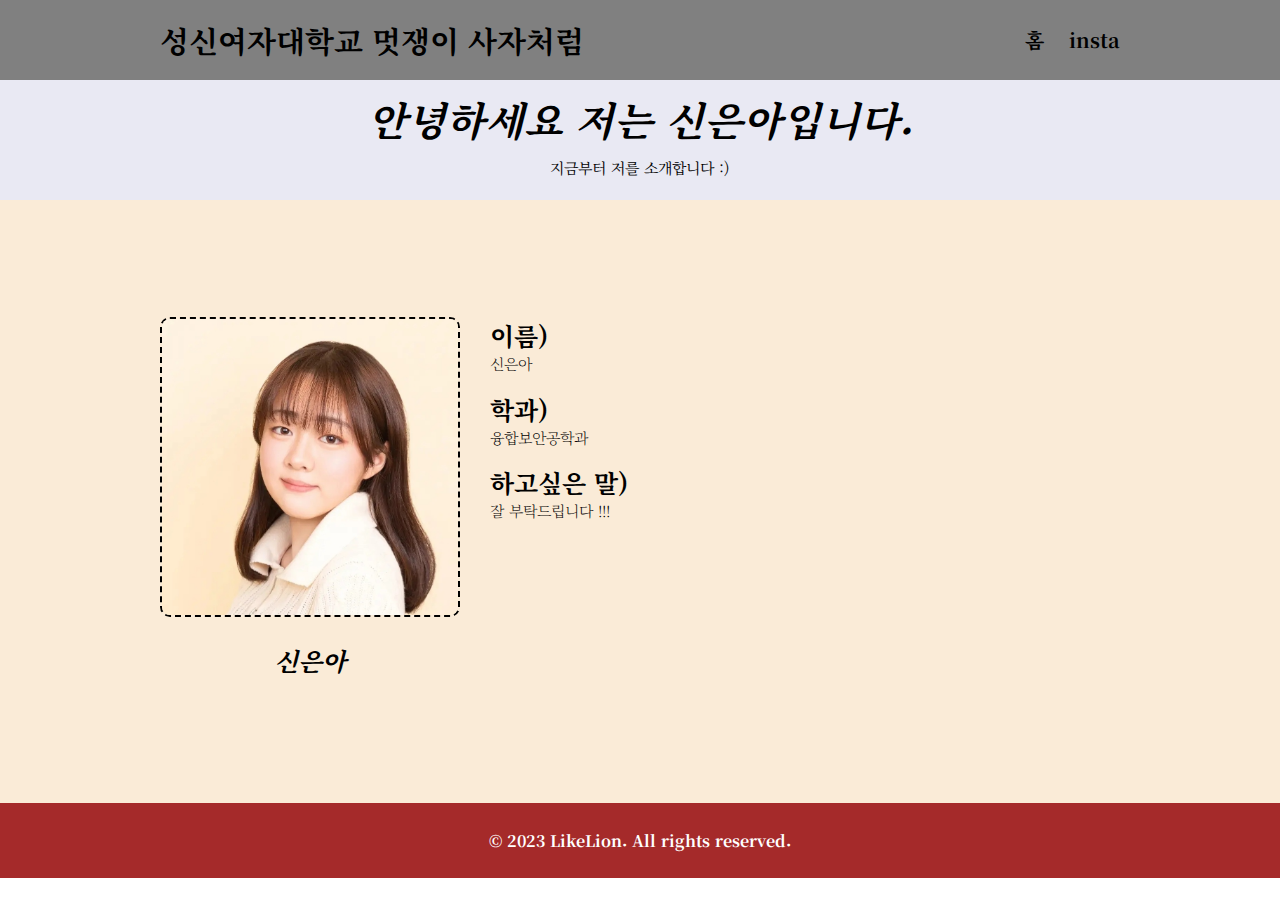
<file: [week1]/과제1/index.html>
<!DOCTYPE html>
<html lang="ko">

<head>
    <meta charset="UTF-8">
    <meta http-equiv="X-UA-Compatible" content="IE=edge">
    <meta name="viewport" content="width=device-width, initial-scale=1.0">

    <!--1번) title에 본인의 이름을 써주세요.-->
    <title>신은아</title>

    <!-- 2번) css파일(style.css) link해주세요. -->
    <link rel="stylesheet" href="./style.css">

    <!-- 3번) 구글 웹 폰트로 폰트를 지정해주세요. 폰트는 원하는 것으로 지정하시면 됩니다. -->
    <link rel="preconnect" href="https://fonts.googleapis.com">
    <link rel="preconnect" href="https://fonts.gstatic.com" crossorigin>
    <link href="https://fonts.googleapis.com/css2?family=Noto+Serif+KR&display=swap" rel="stylesheet">

</head>

<body>
    <nav>
        <div class="container">
            <h1 class="nav-logo"><i class="fas fa-gem"></i> 성신여자대학교 멋쟁이 사자처럼</h1>
            <div class="nav-menu">
                <ul class="nav-btn">
    <!-- 4번) 홈 버튼 클릭시 홈(해당 페이지)로 가는 링크를 달아주세요. -->
                    <li><a href="/">홈</a></li>
    <!-- 5번) insta 버튼 클릭시 본인의 인스타그램으로 가는 링크를 달아주세요.
        (새창으로 열리도록 하며, 인스타계정이 없을 경우 성신멋사 인스타그램 링크를 달아주세요.) -->
                    <li><a href="https://www.instagram.com/eun_a_708/"target="_blank">insta</a></li>
                </ul>
            </div>
        </div>
    </nav>

    <header class="hd">

        <div class="container">
     <!-- 6번) 인삿말을 달아주세요. (양식: 안녕하세요 저는 ooo입니다.)
    이름에 강조표시를 해주세요. -->
            <h2 class="hd-title"><em>안녕하세요 저는 신은아입니다.</em></h2>
            <p class="hd-content">지금부터 저를 소개합니다 :)</p>
        </div>

    </header>

    
    <section class="sec">
        <div class="container">
            <article class="atc">
                <div class="card-img">
   <!-- 7번) 본인을 잘 드러낼 수 있는 사진을 넣어주세요. -->
                    <img src="./멋사 사진1.jpg" alt="헿">
                </div>
   <!-- 8번) 본인의 이름을 적어주세요. -->
                <p class="rong"> 신은아 </p>
            </article>

            
                <h1 class="daemun">이름)</h1>
   <!-- 9번) 본인의 이름을 적어주세요. -->
                <p class="daedap"> 신은아 </p>
            

            
                <h1 class="daemun">학과)</h1>
   <!-- 10번) 본인의 학과를 적어주세요. -->
                <p class="daedap"> 융합보안공학과 </p>
            

            
                <h1 class="daemun">하고싶은 말)</h1>
   <!-- 11번) 하고싶은 말을 적어주세요. -->
                <p class="daedap"> 잘 부탁드립니다 !!! </p>
            

           

        </div>
    </section>

    <footer class="ft">
        <div class="container">
            <p>&copy; 2023 LikeLion. All rights reserved.</p>
        </div>
    </footer>






</body>

</html>
</file>
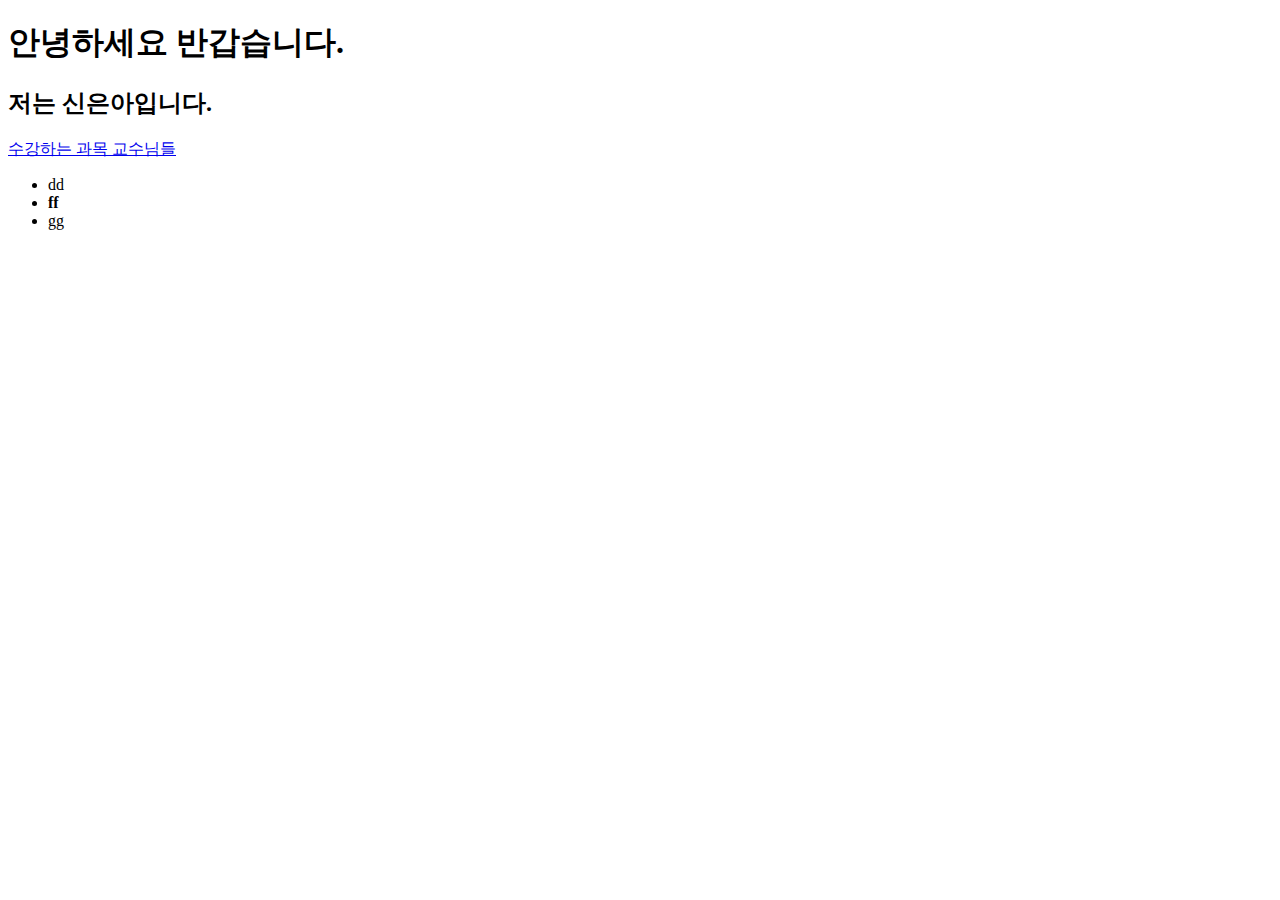
<file: [week1]/수업/[실습] index.html>
<!DOCTYPE html>
<html lang="ko">
<head>
    <meta charset="UTF-8">
    <meta http-equiv="X-UA-Compatible" content="IE=edge">
    <meta name="viewport" content="width=device-width, initial-scale=1.0">
    <title>자기소개 페이지</title>
</head>

<body>

    <div>
    <h1>안녕하세요 반갑습니다.</h1>    
    <h2>저는 신은아입니다.</h2>
    <p><a href="naver.com">수강하는 과목 교수님들</a></p>

    <ul>
        <li>dd</li>
        <li><b>ff</b></li>
        <!-- <li>dd</li> --> 
        <!-- 컨드롤 슬레시 -->
        <li>gg</li>
    </ul>
    </div>

</body>
</html>
</file>
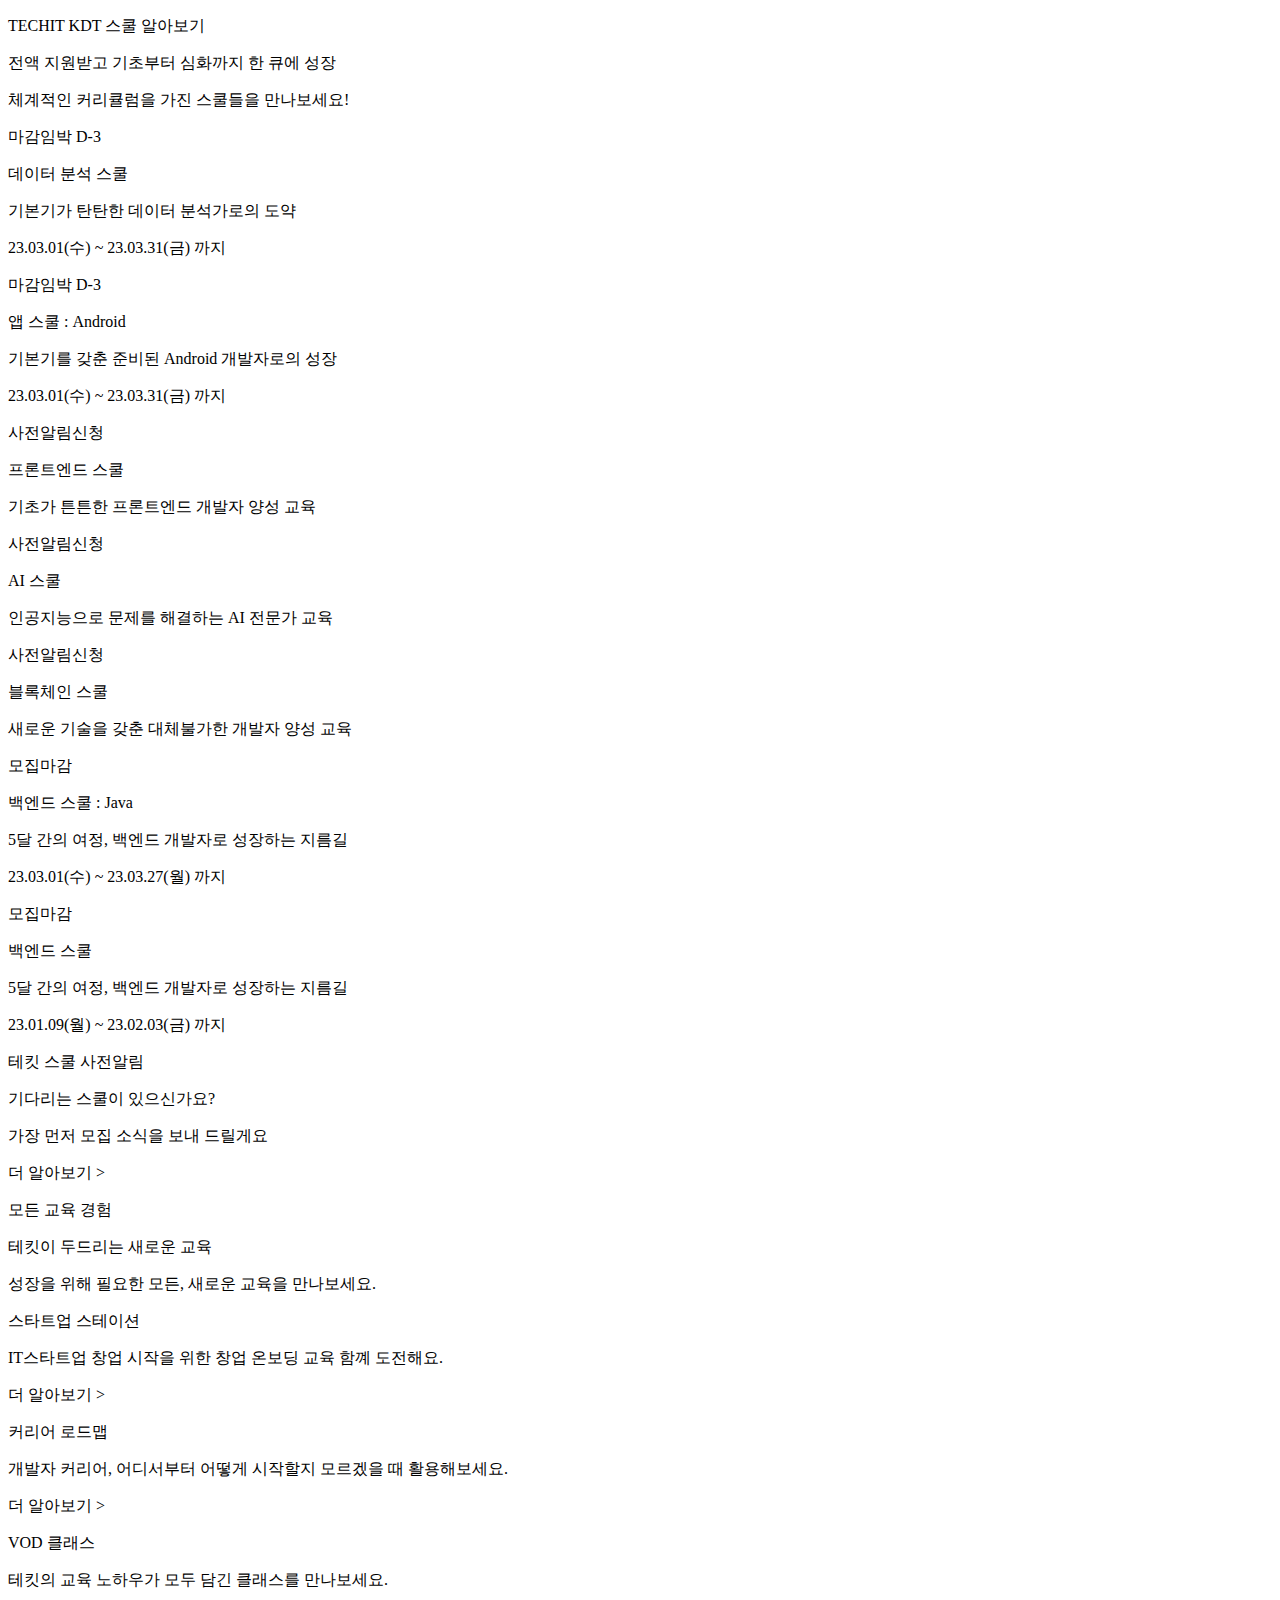
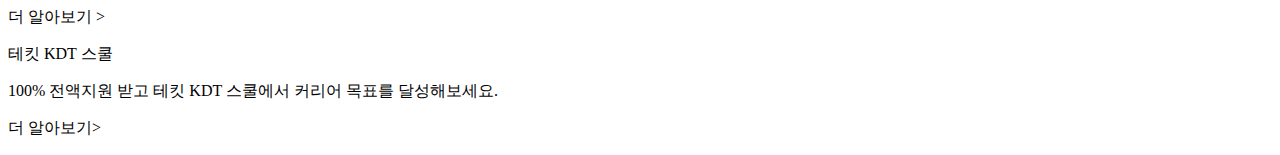
<file: [week1]/과제2/ver1/클론코딩.html>
<!DOCTYPE html>
<html lang="ko">
<head>
    <meta charset="UTF-8">
    <meta http-equiv="X-UA-Compatible" content="IE=edge">
    <meta name="viewport" content="width=device-width, initial-scale=1.0">
    <title>TECHIT BY LIKELION</title>
</head>


<body>
    <p> TECHIT KDT 스쿨 알아보기</p>
    <p> 전액 지원받고 기초부터 심화까지 한 큐에 성장</p>
    <p> 체계적인 커리큘럼을 가진 스쿨들을 만나보세요!</p>


    
    <p>마감임박 D-3</p>
    <p>데이터 분석 스쿨</p>
    <p>기본기가 탄탄한 데이터 분석가로의 도약</p>
    <p>23.03.01(수) ~ 23.03.31(금) 까지</p>

    <p>마감임박 D-3</p>
    <p>앱 스쿨 : Android</p>
    <p>기본기를 갖춘 준비된 Android 개발자로의 성장</p>
    <p>23.03.01(수) ~ 23.03.31(금) 까지</p>

    <p>사전알림신청</p>
    <p>프론트엔드 스쿨</p>
    <p>기초가 튼튼한 프론트엔드 개발자 양성 교육</p>
    
    <p>사전알림신청</p>
    <p>AI 스쿨</p>
    <p>인공지능으로 문제를 해결하는 AI 전문가 교육</p>

    <p>사전알림신청</p>
    <p>블록체인 스쿨</p>
    <p>새로운 기술을 갖춘 대체불가한 개발자 양성 교육</p>

    <p>모집마감</p>
    <p>백엔드 스쿨 : Java</p>
    <p>5달 간의 여정, 백엔드 개발자로 성장하는 지름길</p>
    <p>23.03.01(수) ~ 23.03.27(월) 까지</p>

    <p>모집마감</p>
    <p>백엔드 스쿨</p>
    <p>5달 간의 여정, 백엔드 개발자로 성장하는 지름길</p>
    <p>23.01.09(월) ~ 23.02.03(금) 까지</p>




    <p>테킷 스쿨 사전알림</p>
    <p>기다리는 스쿨이 있으신가요?</p>
    <p>가장 먼저 모집 소식을 보내 드릴게요</p>
    <p>더 알아보기 > </p>





    <p>모든 교육 경험</p>
    <p>테킷이 두드리는 새로운 교육</p>
    <p>성장을 위해 필요한 모든, 새로운 교육을 만나보세요.</p>

    <p>스타트업 스테이션</p>
    <p>IT스타트업 창업 시작을 위한 창업 온보딩 교육 함꼐 도전해요.</p>
    <p>더 알아보기 > </p>

    <p>커리어 로드맵</p>
    <p>개발자 커리어, 어디서부터 어떻게 시작할지 모르겠을 때 활용해보세요.</p>
    <p>더 알아보기 > </p>

    <p>VOD 클래스</p>
    <p>테킷의 교육 노하우가 모두 담긴 클래스를 만나보세요.</p>
    <p>더 알아보기 > </p>

    <p>테킷 KDT 스쿨</p>
    <p>100% 전액지원 받고 테킷 KDT 스쿨에서 커리어 목표를 달성해보세요.</p>
    <p>더 알아보기> </p>











</body>
</html>
</file>
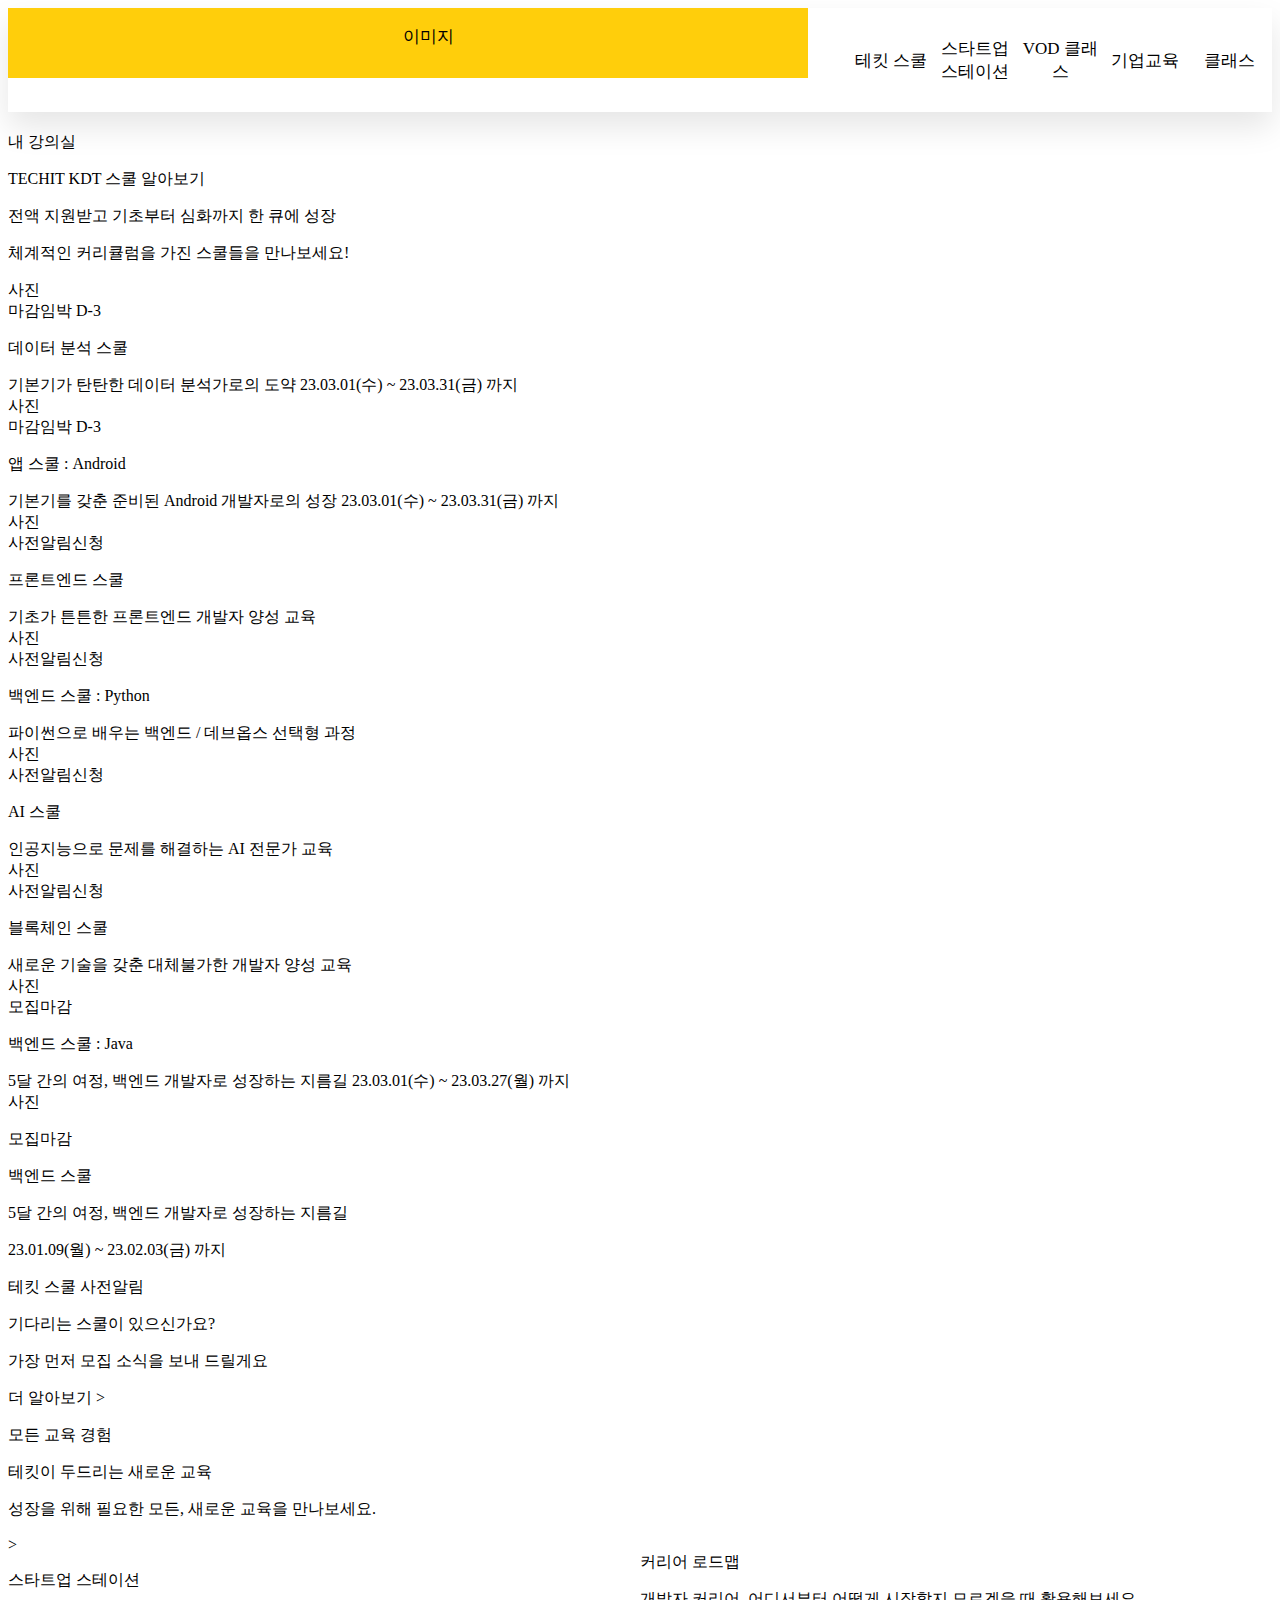
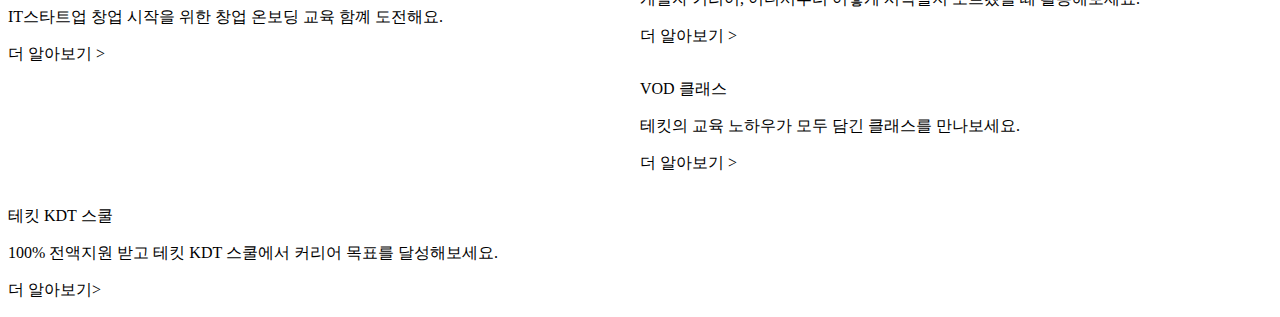
<file: [week1]/과제2/ver1/클론코딩2.html>
<!DOCTYPE html>
<html lang="ko">

<head>
    <meta charset="UTF-8">
    <meta http-equiv="X-UA-Compatible" content="IE=edge">
    <meta name="viewport" content="width=device-width, initial-scale=1.0">

    <!-- 타이틀 -->
    <title>TECHIT BY LIKELION</title>

    <!-- css연결 -->
    <link rel="stylesheet" href="./클론코딩스타일.css">



</head>


<body>
    <!--네비게이션 바-->
    <header>
        <div>
            <!--tech+네비게이션-->
            <div class="quickmenu">
                <!--tech-->
                <div class="quickmenu-1">
                    <ul>
                        <p>이미지</p>
                    </ul>
                </div>


                <!--테킷스쿨, 스타트업 ㅇㅇㅇ-->
                <nav>
                    <ul class="quickmenu-2">
                        <li>
                            <div><span>테킷 스쿨</span></div>
                        </li>
                        <li>
                            <div><span>스타트업 스테이션</span></div>
                        </li>
                        <li>
                            <div><span>VOD 클래스</span></div>
                        </li>
                        <li>
                            <div><span>기업교육</span></div>
                        </li>
                        <li>
                            <div><span>클래스</span></div>
                        </li>
                    </ul>
                </nav>
            </div>


            <div>내 강의실</div>
        </div>
    </header>







    <p> TECHIT KDT 스쿨 알아보기</p>
    <p> 전액 지원받고 기초부터 심화까지 한 큐에 성장</p>
    <p> 체계적인 커리큘럼을 가진 스쿨들을 만나보세요!</p>



    <li>
        <div>사진</div>
        <div>
            <div>마감임박 D-3</div>
            <p>데이터 분석 스쿨</p>
            <span>기본기가 탄탄한 데이터 분석가로의 도약</span>
            <span>23.03.01(수) ~ 23.03.31(금) 까지</span>
        </div>
    </li>

    <li>
        <div>사진</div>
        <div>
            <div>마감임박 D-3</div>
            <p>앱 스쿨 : Android</p>
            <span>기본기를 갖춘 준비된 Android 개발자로의 성장</span>
            <span>23.03.01(수) ~ 23.03.31(금) 까지</span>
        </div>
    </li>

    <li>
        <div>사진</div>
        <div>
            <div>사전알림신청</div>
            <p>프론트엔드 스쿨</p>
            <span>기초가 튼튼한 프론트엔드 개발자 양성 교육</span>
        </div>
    </li>

    <li>
        <div>사진</div>
        <div>
            <div>사전알림신청</div>
            <p>백엔드 스쿨 : Python</p>
            <span>파이썬으로 배우는 백엔드 / 데브옵스 선택형 과정</span>
        </div>
    </li>

    <li>
        <div>사진</div>
        <div>
            <div>사전알림신청</div>
            <p>AI 스쿨</p>
            <span>인공지능으로 문제를 해결하는 AI 전문가 교육</span>
        </div>
    </li>

    <li>
        <div>사진</div>
        <div>
            <div>사전알림신청</div>
            <p>블록체인 스쿨</p>
            <span>새로운 기술을 갖춘 대체불가한 개발자 양성 교육</span>
        </div>
    </li>

    <li>
        <div>사진</div>
        <div>
            <div>모집마감</div>
            <p>백엔드 스쿨 : Java</p>
            <span>5달 간의 여정, 백엔드 개발자로 성장하는 지름길</span>
            <span>23.03.01(수) ~ 23.03.27(월) 까지</span>
        </div>
    </li>

    <li>
        <div>사진</div>
        <div>
            <p>모집마감</p>
            <p>백엔드 스쿨</p>
            <p>5달 간의 여정, 백엔드 개발자로 성장하는 지름길</p>
            <p>23.01.09(월) ~ 23.02.03(금) 까지</p>
        </div>
    </li>














    <p>테킷 스쿨 사전알림</p>
    <p>기다리는 스쿨이 있으신가요?</p>
    <p>가장 먼저 모집 소식을 보내 드릴게요</p>
    <p>더 알아보기 > </p>



    <p>모든 교육 경험</p>
    <p>테킷이 두드리는 새로운 교육</p>
    <p>성장을 위해 필요한 모든, 새로운 교육을 만나보세요.</p>


    <div style="float:left; width: 50%">>
        <p>스타트업 스테이션</p>
        <p>IT스타트업 창업 시작을 위한 창업 온보딩 교육 함꼐 도전해요.</p>
        <p>더 알아보기 > </p>
    </div>

    <div style="float: left; width:50%">
        <p>커리어 로드맵</p>
        <p>개발자 커리어, 어디서부터 어떻게 시작할지 모르겠을 때 활용해보세요.</p>
        <p>더 알아보기 > </p>
    </div>

    <div style="float:left; width:50%">
        <p>VOD 클래스</p>
        <p>테킷의 교육 노하우가 모두 담긴 클래스를 만나보세요.</p>
        <p>더 알아보기 > </p>
    </div>

    <div style="float: left; width:50%">
        <p>테킷 KDT 스쿨</p>
        <p>100% 전액지원 받고 테킷 KDT 스쿨에서 커리어 목표를 달성해보세요.</p>
        <p>더 알아보기> </p>
    </div>










</body>

</html>
</file>
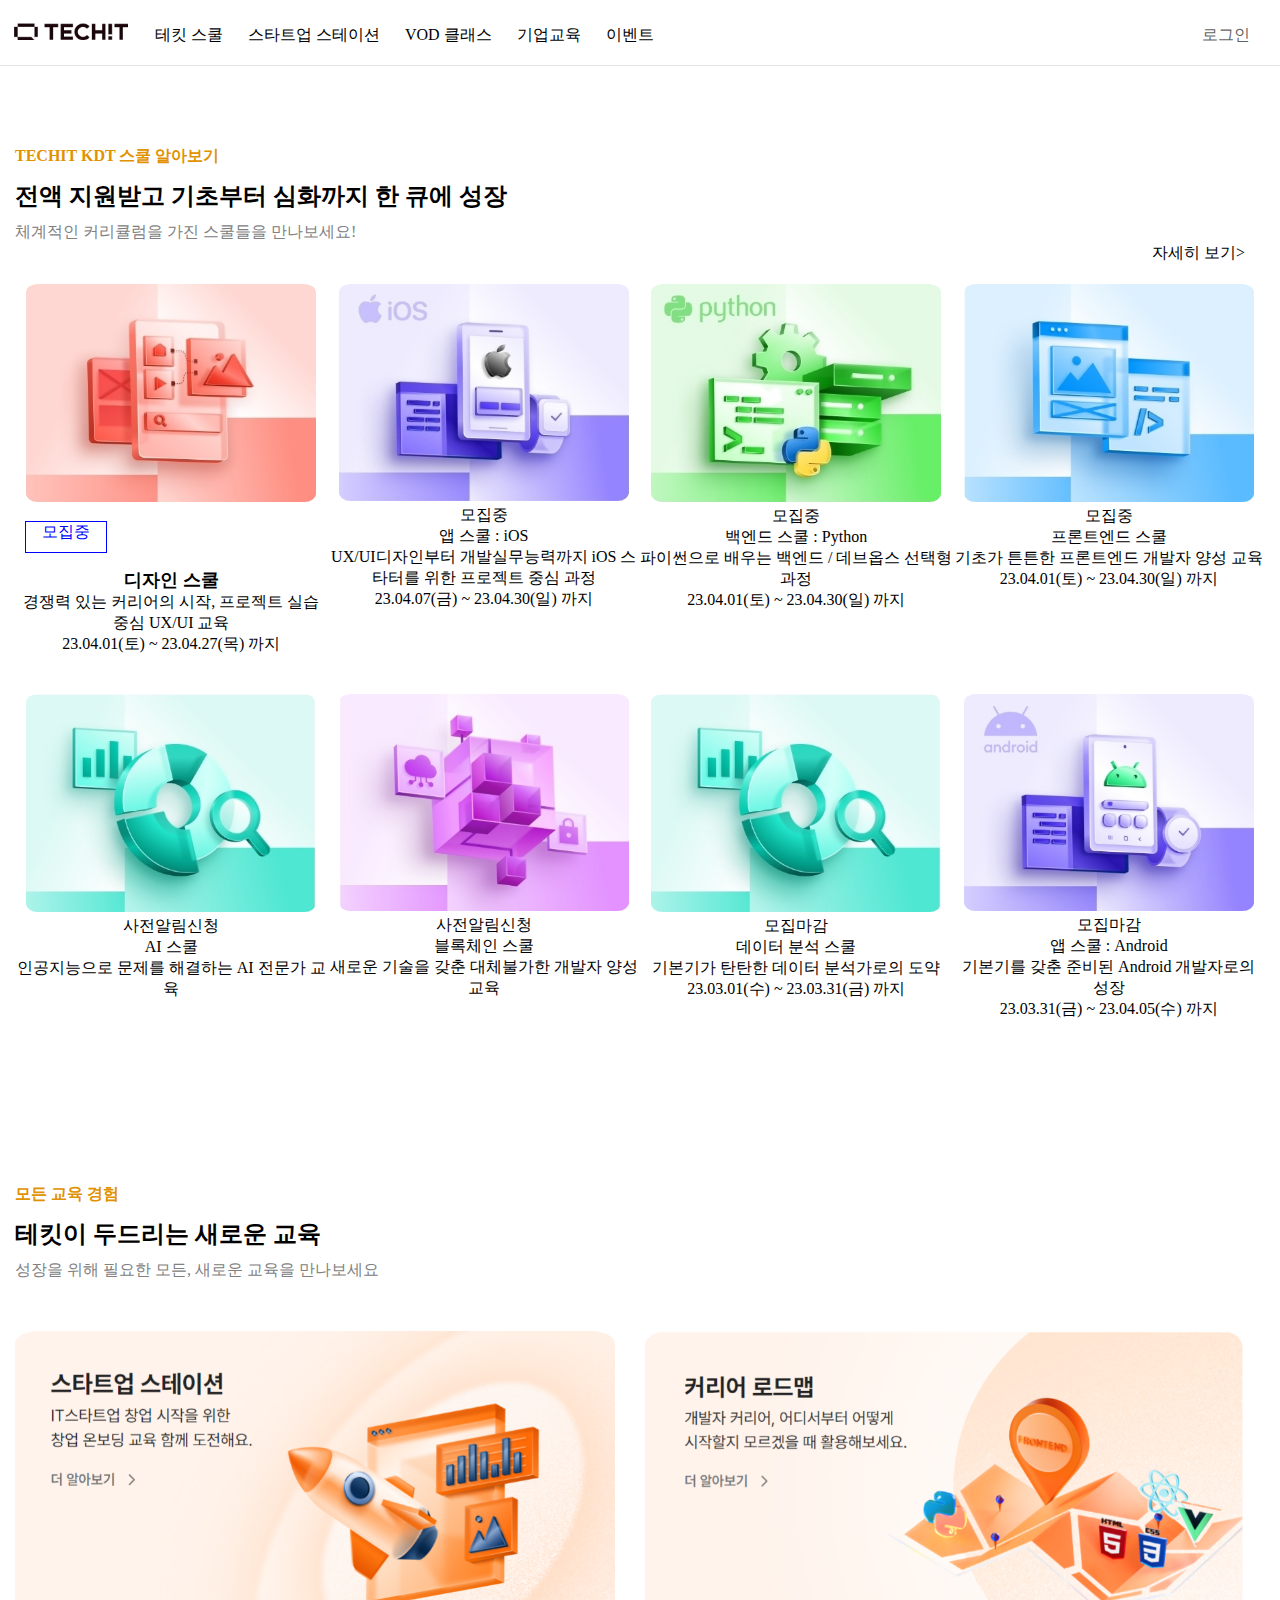
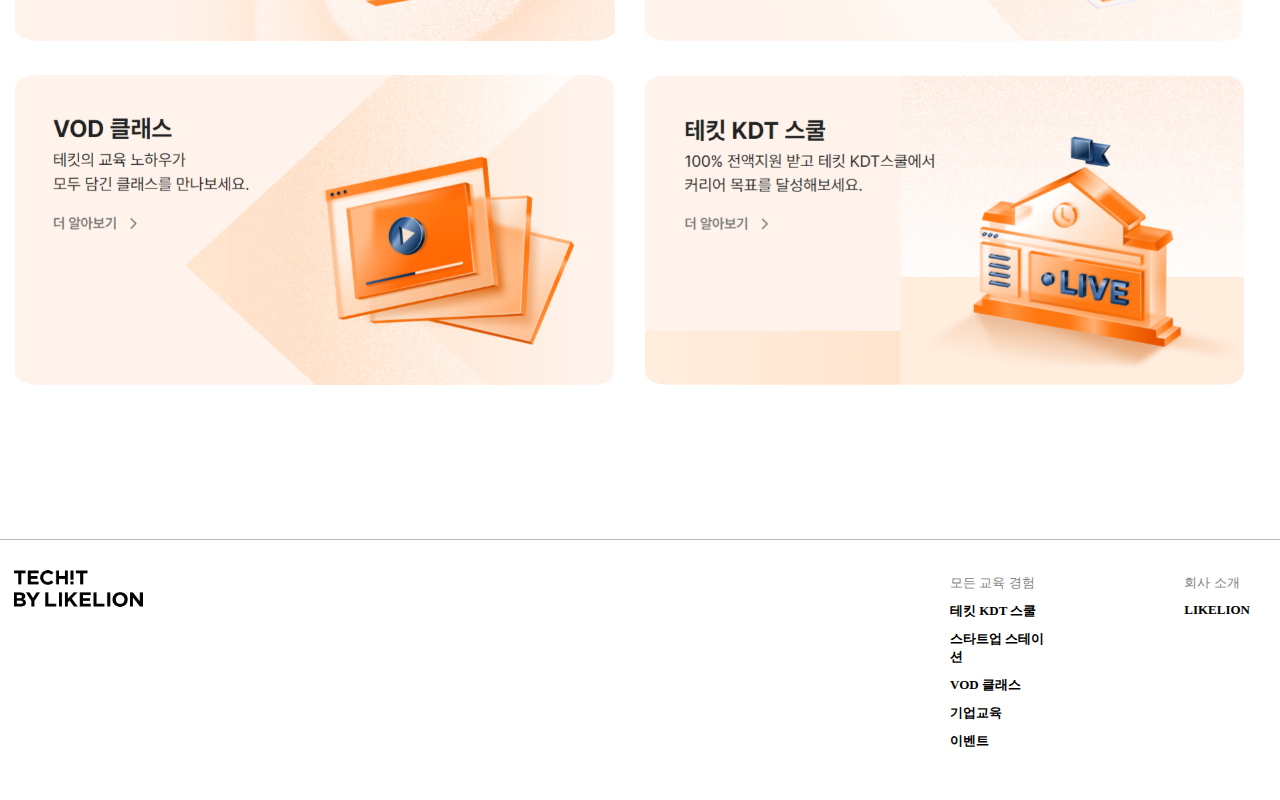
<file: [week1]/과제2/ver3/클론코딩 최종/v3클론코딩.html>
<!DOCTYPE html>
<html lang="ko">

<head>
    <meta charset="UTF-8">
    <meta http-equiv="X-UA-Compatible" content="IE=edge">
    <meta name="viewport" content="width=device-width, initial-scale=1.0">
    <title>TECHIT BY LIKELION</title>

    <link rel="stylesheet" href="./v3클론코딩.css">
</head>


<body>
    <!-- top -->
    <div class="top">
        <div class="header">
            <div class="nlogin">
                <div class="logoarea">
                    <img src="./logo2.png" width="120" alt="./logo.png">
                </div>
                <ul class="navarea">
                    <li>테킷 스쿨</li>
                    <li>스타트업 스테이션</li>
                    <li>VOD 클래스</li>
                    <li>기업교육</li>
                    <li>이벤트</li>
                </ul>
            </div>

            <div class="login">로그인</div>
        </div>
    </div>


    <!-- middle -->
    <div class="middle">
        <div class="contents">

            <!-- middle1 -->
            <div class="middle1">
                <div class="middle1-1">TECHIT KDT 스쿨 알아보기</div>
                <div class="middle1-2">
                    <h2>전액 지원받고 기초부터 심화까지 한 큐에 성장</h2>
                </div>
                <div class="middle1-3">
                    <div class="middle1-3-1">체계적인 커리큘럼을 가진 스쿨들을 만나보세요!</div>
                    <div class="middle1-3-2">자세히 보기></div>
                </div>
            </div>


            <!-- middle2 -->
            <div class="middle2">
                <ul class="middle2-1">
                    <li class="middle2-1-1">
                        <div><img src="./1번 컨텐츠1.png" width="290" alt=""></div>
                        <div class="one">
                            <div class="one-1">모집중</div>
                            <div class="one-2">디자인 스쿨</div>
                            <div class="one-3">경쟁력 있는 커리어의 시작, 프로젝트 실습 중심 UX/UI 교육</div>
                            <div class="one-4">23.04.01(토) ~ 23.04.27(목) 까지</div>
                        </div>
                    </li>
                    <li class="middle2-1-2">
                        <div><img src="./2번 컨텐츠.png" width="290" alt=""></div>
                        <div class="two">
                            <div>모집중</div>
                            <div>앱 스쿨 : iOS</div>
                            <div>UX/UI디자인부터 개발실무능력까지 iOS 스타터를 위한 프로젝트 중심 과정</div>
                            <div>23.04.07(금) ~ 23.04.30(일) 까지</div>
                        </div>
                    </li>
                    <li class="middle2-1-3">
                        <div><img src="./3번 컨텐츠.png" width="290" alt=""></div>
                        <div class="three">
                            <div>모집중</div>
                            <div>백엔드 스쿨 : Python</div>
                            <div>파이썬으로 배우는 백엔드 / 데브옵스 선택형 과정</div>
                            <div>23.04.01(토) ~ 23.04.30(일) 까지</div>
                        </div>
                    </li>
                    <li class="middle2-1-4">
                        <div><img src="./4번 컨텐츠.png" width="290" alt=""></div>
                        <div class="four">
                            <div>모집중</div>
                            <div>프론트엔드 스쿨</div>
                            <div>기초가 튼튼한 프론트엔드 개발자 양성 교육</div>
                            <div>23.04.01(토) ~ 23.04.30(일) 까지</div>
                        </div>
                    </li>
                </ul>



                <ul class="middle2-2">
                    <li class="middle2-2-1">
                        <div><img src="./5번 컨텐츠.png" width="290" alt=""></div>
                        <div class="five">
                            <div>사전알림신청</div>
                            <div>AI 스쿨</div>
                            <div>인공지능으로 문제를 해결하는 AI 전문가 교육</div>
                            <div></div>
                        </div>
                    </li>
                    <li class="middle2-2-2">
                        <div><img src="./6번 컨텐츠.png" width="290" alt=""></div>
                        <div>
                            <div>사전알림신청</div>
                            <div>블록체인 스쿨</div>
                            <div>새로운 기술을 갖춘 대체불가한 개발자 양성 교육</div>
                            <div></div>
                        </div>
                    </li>
                    <li class="middle2-2-3">
                        <div><img src="./5번 컨텐츠.png" width="290" alt=""></div>
                        <div>
                            <div>모집마감</div>
                            <div>데이터 분석 스쿨</div>
                            <div>기본기가 탄탄한 데이터 분석가로의 도약</div>
                            <div>23.03.01(수) ~ 23.03.31(금) 까지</div>
                        </div>
                    </li>
                    <li class="middle2-2-4">
                        <div><img src="./7번 컨텐츠.png" width="290" alt=""></div>
                        <div>
                            <div>모집마감</div>
                            <div>앱 스쿨 : Android</div>
                            <div>기본기를 갖춘 준비된 Android 개발자로의 성장</div>
                            <div>23.03.31(금) ~ 23.04.05(수) 까지</div>
                        </div>
                    </li>
                </ul>
            </div>





            <!-- middle3 -->
            <div class="middle3">
                <div class="middle3-1">모든 교육 경험</div>
                <div class="middle3-2">
                    <h2>테킷이 두드리는 새로운 교육</h2>
                </div>
                <div class="middle3-3">성장을 위해 필요한 모든, 새로운 교육을 만나보세요</div>

            </div>





            <!-- middle4 -->
            <div class="middle4">
                <div class="middle4-1">
                    <div><img src="./3_1.png" alt=""></div>
                    <div><img class="middle4-1-2" src="./3_2.png" alt=""></div>
                </div>
                <div class="middle4-2">
                    <div><img src="./3_3.png" alt=""></div>
                    <div><img class="middle4-2-4" src="./3_4.png" alt=""></div>
                </div>
            </div>
        </div>
    </div>



    
    <!-- bottom -->
    <div class="b1">
        <div class="b2">
            <div class="left">
                <img src="./하단 로고.png" width="140" alt=""></div>
            <div class="right">
                <div class="right-1">
                    <div class="right-1-1">
                        <h3>모든 교육 경험</h3>
                        <ul>
                            <li>테킷 KDT 스쿨</li>
                            <li>스타트업 스테이션</li>
                            <li>VOD 클래스</li>
                            <li>기업교육</li>
                            <li>이벤트</li>
                        </ul>
                    </div>
                    <div class="right-1-2">
                        <h3>회사 소개</h3>
                        <div>LIKELION</div>
                    </div>
                </div>
            </div>
        </div>
    </div>







</body>

</html>
</file>
<file: [week1]/과제1/style.css>
/* nav 코드 */
* {
    box-sizing: border-box;
}

body {
    margin: 0;
    padding: 0;
    font-family: 'Noto Serif KR', serif; /* 1번) 원하는 폰트를 지정해주세요. */
}

a:link, a:visited {
    text-decoration: none;
    color: black;
}

.container {
    width: 960px;
    margin: 0 auto;
}

nav {
    height: 80px;
    background-color: gray;/* 2번) 원하는 컬러를 지정해주세요. */
    line-height: 80px;
}

nav::after{
    content: "";
    display: black;
    clear: both;
}

.nav-logo {
    font-size:  30px; /* 3번) 폰트 사이즈를 지정해주세요. */
    float: left;
    margin: 0;
}

.nav-menu {
    float: right;
}

.nav-btn {
    list-style-type: none;
    margin: 0;
}

ul.nav-btn > li {
    float: left;
    margin-left: 25px;
    font-size: 20px;
    font-weight: bold;
}

/* header 코드 */
.hd {
    position: relative;
    height: 120px;
    text-align: center;
}

.hd-title {
    font-size: 40px;
    margin-top:0;
    margin-bottom: 0px;
    padding: 10px;
}

.hd-content {
    font-size: 15px;
    margin: 0;
    text-align:center;
}


.hd:before {
    content: "";
    display: block;
    position: absolute;
    left: 0;
    top: 0;
    width: 100%;
    height: 100%;
    opacity: 0.7;
    background-color: rgb(224,223,238);
    background-size: cover;
    background-position: center center;
    background-repeat: no-repeat;
}

.hd .container {
    position: relative;
    color: black;
}

.su {
    font-weight: bolder;
    font-size: 50px;
}

/* section 코드 */

.sec {
    text-align: center;
    padding: 100px 0;
    background-color: antiquewhite; /* 4번) 원하는 컬러를 지정해주세요. */
}

.sec article {
    float: left;
    width: 300px;
    margin-right: 30px;
}

.sec article:last-child {
    margin-right: 0;
}

.sec article img {
    width: 100%;
    height: auto;
    
}

.card-img {
    overflow: hidden;
    width: 300px;
    height: 300px;
    /* 5번) 코드를 작성해 사진의 테두리를 만들어주세요. (테두리 대쉬, 컬러 자유, 테두리 원하는 만큼 둥글게) */
    border: 2px dashed black; 
    border-radius: 10px;">


}

.sec::after {
    content: "";
    display: block;
    clear: both;
}

.rong {
    /* 6번) 글자 기울이기, 두껍게, 폰트 사이즈는 25px, 색상은 검정색으로 지정해주세요. */
    font-style: italic;
    font-weight: bold;
    font-size: 25px;
    color: black;
}



.daemun {
    /* 7번) 글자 두껍게, 폰트 사이즈는 20px로 지정해주세요. */
    font-weight: bold;
    font-size: 25px;


    text-align: left;
    margin-bottom: 0px;
       
}

.daedap {
    /* 8번) 글자 얇게, 폰트 사이즈는 15px로 지정해주세요. */
    font-weight: lighter;
    font-size: 15px;

    text-align: left;  
    margin-top: 0px;
}

/* footer */
.ft {
    padding: 10px;
    text-align: center;
    background-color:  brown;   /* 9번) 원하는 컬러로 지정해주세요. */
    font-weight: bold;
    color: white;
}
</file>
<file: [week1]/과제2/ver1/클론코딩스타일.css>
.quickmenu {
    display: flex;
    font-size: 17px;
    margin-bottom: 20px;
    box-shadow: 0 15px 30px rgb(0 0 0 / 10%);
    text-align: center;
}

.quickmenu-1 {
    /* display: flex; */
    flex-grow: 2;
    flex-basis: 0;
    height: 70px;
    background-color: #ffce0b;
    color: black;
}

.quickmenu-1 li {
    /* display: flex; */
    flex-grow: 1;
    flex-basis: 0;
    align-items: center;
    justify-content: center;
}

.quickmenu-2 {
    display: flex;
    flex-grow: 3;
    flex-basis: 0;
    height: 70px;
    background-color: white;
}

.quickmenu-2 li {
    display: flex;
    flex-grow: 1;
    flex-basis: 0;
    align-items: center;
    justify-content: center;
}

;
</file>
<file: [week1]/과제2/ver3/클론코딩 최종/v3클론코딩.css>
* {
    list-style: none;
    text-decoration: none;
    /*바로가기 밑줄 제거*/
    border-collapse: collapse;
    margin: 0px;
    padding: 0px;
    color: black;
}

/* top */

.top {
    border-bottom: 1.1px solid rgb(228, 228, 228);
    /* position: fixed; */
}

.header {
    display: flex;
    width: 1280px;
    margin: auto;
    height: 65px;


    /* background: green; */

}

.nlogin {
    width: 1000px;
    /* background: red; */
    display: flex;
    line-height: 70px;
}


.logoarea {
    /* background: yellow; */
    line-height: 80px;
    margin-left: 10px;
}

.navarea {
    display: flex;
    /* background: blue; */
}

.navarea>li {
    margin-left: 25px;
    /* background: aqua; */
}

.login {
    /* background: orange; */
    width: calc(1280px - 1000px);
    display: flex;
    justify-content: flex-end;
    line-height: 70px;
    margin-right: 30px;
    color:rgb(99, 99, 99);
}






/* middle--111111111111111111----------------------------------------------------------- */



.contents {
    width: 1250px;
    margin: auto;
}

.middle1-1 {
    /* background: red; */
    /* height: 100px; */
    margin-top: 80px;
    color: rgb(225, 146, 0);
    font-weight: bold;
}

.middle1-2 {
    /* background: orange; */
    /* height: 62px; */
    /* width: 100%; */
    /* background: yellow; */
    margin: 13px auto 0px auto;
}

.middle1-3-1{
    color: gray;
    /* background: blue; */
    /* position: relative;
    top:-20px; */
    margin-top:10px;
}

.middle1-3-2{
    justify-content: end;
    /* background: blue; */
    display: flex;
    margin-right: 20px;
    font-weight: bold 200;
}
/* --- */
.one-1{
    border: 1px solid blue;
    color: blue;
    margin: 15px auto 15px 10px;
    height: 30px;
    width: 80px;
}

.one-2{
    font-weight: bold;
    font-size: large;
}





/* ----22222222222-2------------------------------------------------------------------ */

.middle2{
    margin-top: 20px;
}

.middle2>ul {
    display: flex;
    /* background:red; */
}

.middle2>ul>li {
    text-align: center;
    /* background: green; */
    flex: 1;
    /* 한자리씩 차지해라 ..?*/
    margin: auto;
    height: 410px;
}

/* .middle2-1 {
    background: red;
} */

/* .middle2-2 {
    background: aqua;
} */

.middle2-1>li>div>img {
    border-radius: 4%;
}

.middle2-2>li>div>img {
    border-radius: 4%;
}




/* ----3--3333333333333------------------------------ */

.middle3-1{
    margin-top:80px;
    color: rgb(225, 146, 0);
    font-weight: bold;
}

.middle3-2{
    margin-top:13px;
}

.middle3-3{
    margin-top:10px;
    color: gray;
}


/* -4--444444444----44444444------------------------------------ */


.middle4 > div{
    display:flex;
}


.middle4 > div > div > img{
    border-radius: 4%;
    width: 600px;
    height: 310px;
    /* margin-left: 20px; */
    /* margin-right: 20px; */
}

.middle4-1 > div > img{
    margin-top: 50px;
}

.middle4-2 > div > img{
    margin-top: 30px;

}

.middle4-1-2{
    margin-left: 30px;
}

.middle4-2-4{
    margin-left: 30px;
}


/* bottom ------------------------- */

.b1{
    border-top:1.3px solid rgb(186, 186, 186);
    margin-top: 150px;
    /* display: flex; */
}

.b2{
    width: 1280px;
    margin: auto;
    /* display: flex; */
}

.left{
    margin-top: 25px;
    margin-left: 8px;
    /* background: red; */
}

.right{
    float: right;
    position: relative;
    top:-40px;
    right:+30px
}

.right-1{
    display:flex;
    width: 300px;
    /* float: right; */
    /* background: blue; */
}

.right-1 > div > h3{
    font-size: 13px;
    color: gray;
    font-weight: lighter;
}


.right-1>div>ul>li{
    font-size: small;
    margin-bottom: 10px;
    font-weight: bold;
}

.right-1>div>h3{
    margin-bottom: 10px;
}

.right-1-1{
    margin-right: 130px;
}

.right-1-2>div{
    font-size:small;
    font-weight: bold;
}
















/* display: flex; 자유롭게 정렬 */
/* display:flex; justify-content:end;    > "글자" 왼쪽 정렬 */
/* font-weight: bold; 볼드*/
/* position: relative; top:-10px; 위치 수동으로 바꾸기*/
/* border-radius: 30%; 이미지 둥글게 */
/* width: 1280px; margin: auto;   양 옆 여백주기 */
/* border-bottom: 1.1px solid; 밑줄 */
/* font-size: 글자 크기 */
</file>
